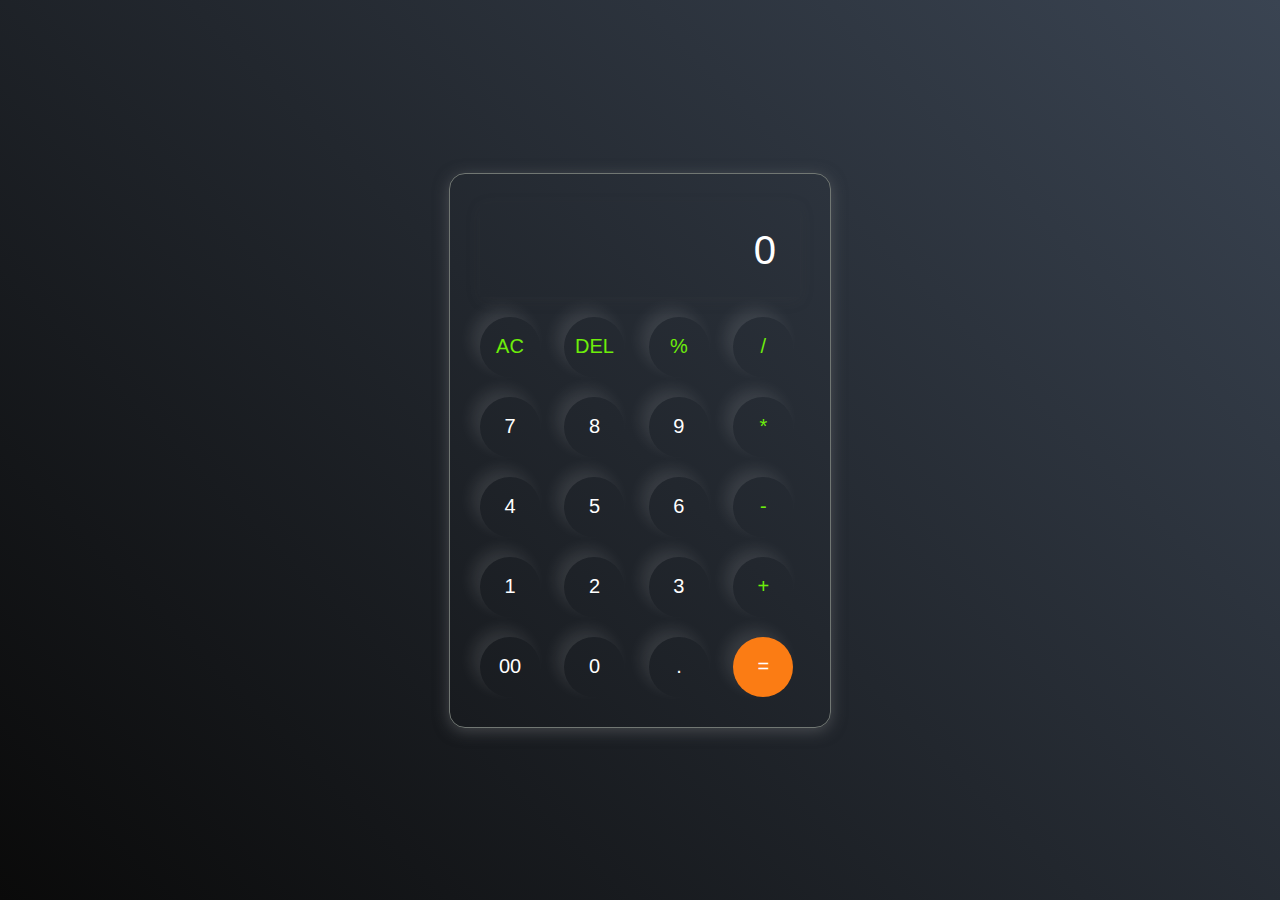
<file: index.html>
<!DOCTYPE html>
<html lang="en">
<head>
    <meta charset="UTF-8">
    <meta name="viewport" content="width=device-width, initial-scale=1.0">
    <title>Document</title>
    <link rel="stylesheet" href="./calculator.css">
</head>
<body>
    <div class="calculator">
        <input type="text" placeholder="0" name="" id="inp">
        <div>
            <button class="plus">AC</button>
            <button class="plus">DEL</button>
            <button class="plus">%</button>
            <button class="plus">/</button>
        </div>
        <div>
            <button>7</button>
            <button>8</button>
            <button>9</button>
            <button class="plus">*</button>
        </div>
        <div>
            <button>4</button>
            <button>5</button>
            <button>6</button>
            <button class="plus">-</button>
        </div>
        <div>
            <button>1</button>
            <button>2</button>
            <button>3</button>
            <button class="plus">+</button>
        </div>
        <div>
            <button>00</button>
            <button>0</button>
            <button>.</button>
            <button class="equal">=</button>
        </div>
    </div>
    <script src="./calculator.js"></script>
</body>
</html>
</file>
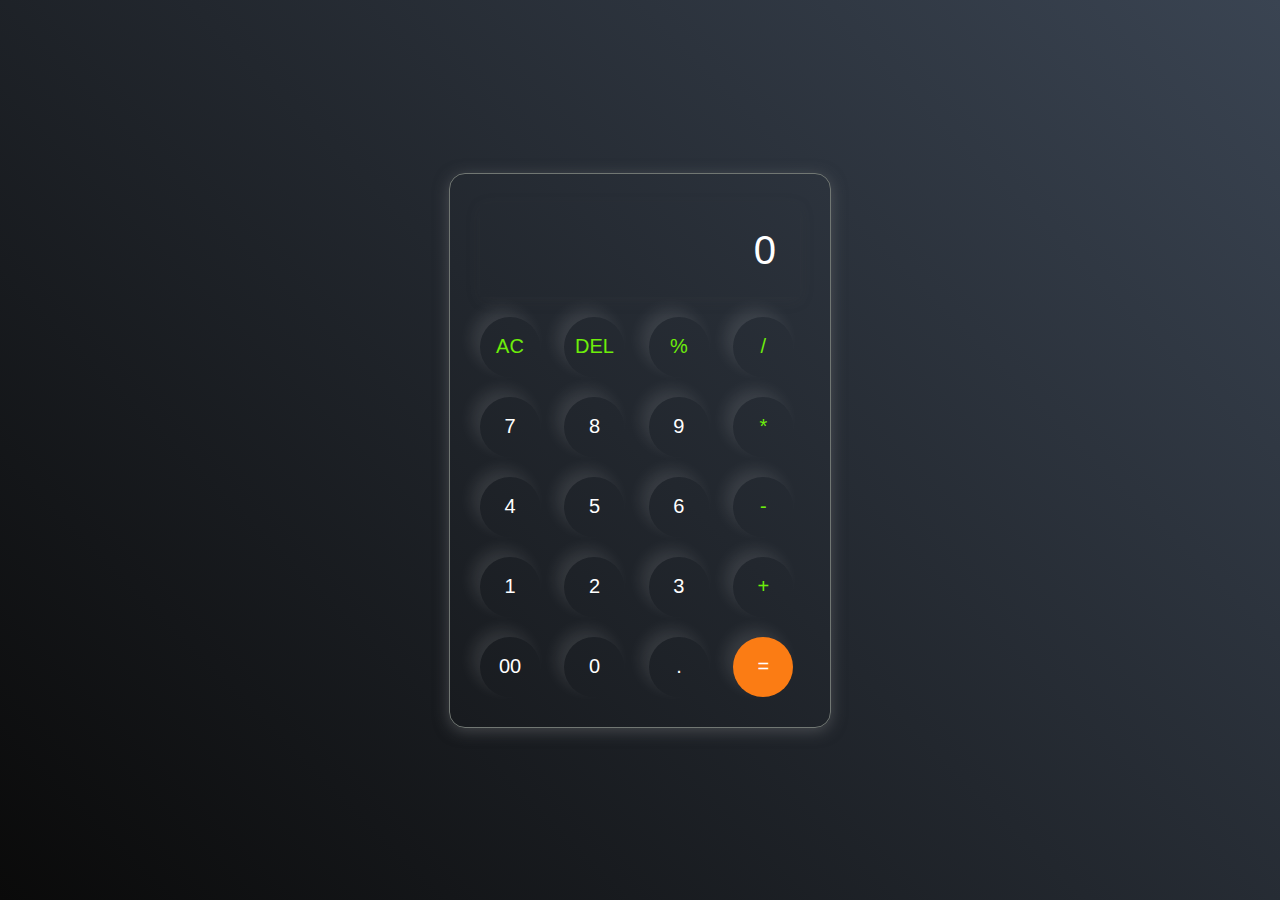
<file: calculator.html>
<!DOCTYPE html>
<html lang="en">
<head>
    <meta charset="UTF-8">
    <meta name="viewport" content="width=device-width, initial-scale=1.0">
    <title>Document</title>
    <link rel="stylesheet" href="./calculator.css">
</head>
<body>
    <div class="calculator">
        <input type="text" placeholder="0" name="" id="inp">
        <div>
            <button class="plus">AC</button>
            <button class="plus">DEL</button>
            <button class="plus">%</button>
            <button class="plus">/</button>
        </div>
        <div>
            <button>7</button>
            <button>8</button>
            <button>9</button>
            <button class="plus">*</button>
        </div>
        <div>
            <button>4</button>
            <button>5</button>
            <button>6</button>
            <button class="plus">-</button>
        </div>
        <div>
            <button>1</button>
            <button>2</button>
            <button>3</button>
            <button class="plus">+</button>
        </div>
        <div>
            <button>00</button>
            <button>0</button>
            <button>.</button>
            <button class="equal">=</button>
        </div>
    </div>
    <script src="./calculator.js"></script>
</body>
</html>
</file>
<file: calculator.css>
*{
    margin: 0;
    padding: 0;
    box-sizing: border-box;
    font-family: "Poppins", sans-serif;
    font-weight: 400;
}

body{
    width: 100%;
    height: 100vh;
    display: flex;
    justify-content: center;
    align-items: center;
    background: linear-gradient(45deg, #0a0a0a, #3a4452);
}

.calculator{
    border: 1px solid #717773;
    padding: 20px;
    border-radius: 16px;
    background: transparent;
    box-shadow: 0px 3px 15px rgba(113, 115, 119, 0.5);
}

input{
    width: 320px;
    border: none;
    padding: 24px;
    margin: 10px;
    background: transparent;
    box-shadow: 0px 3px 15px rgba(84, 84, 84, 0.1);
    font-size: 40px;
    text-align: right;
    cursor: pointer;
    color: white;
}

::placeholder{
    color: white;
}

button{
    border: none;
    width: 60px;
    height: 60px;
    margin: 10px;
    border-radius: 50%;
    background: transparent;
    color: white;
    font-size: 20px;
    box-shadow: -8px -8px 15px rgba(255, 255, 255, 0.1);
    cursor: pointer;
}

.equal{
    background-color: #fb7c14;
}

.plus{
    color: #6dee0a;
}
</file>
